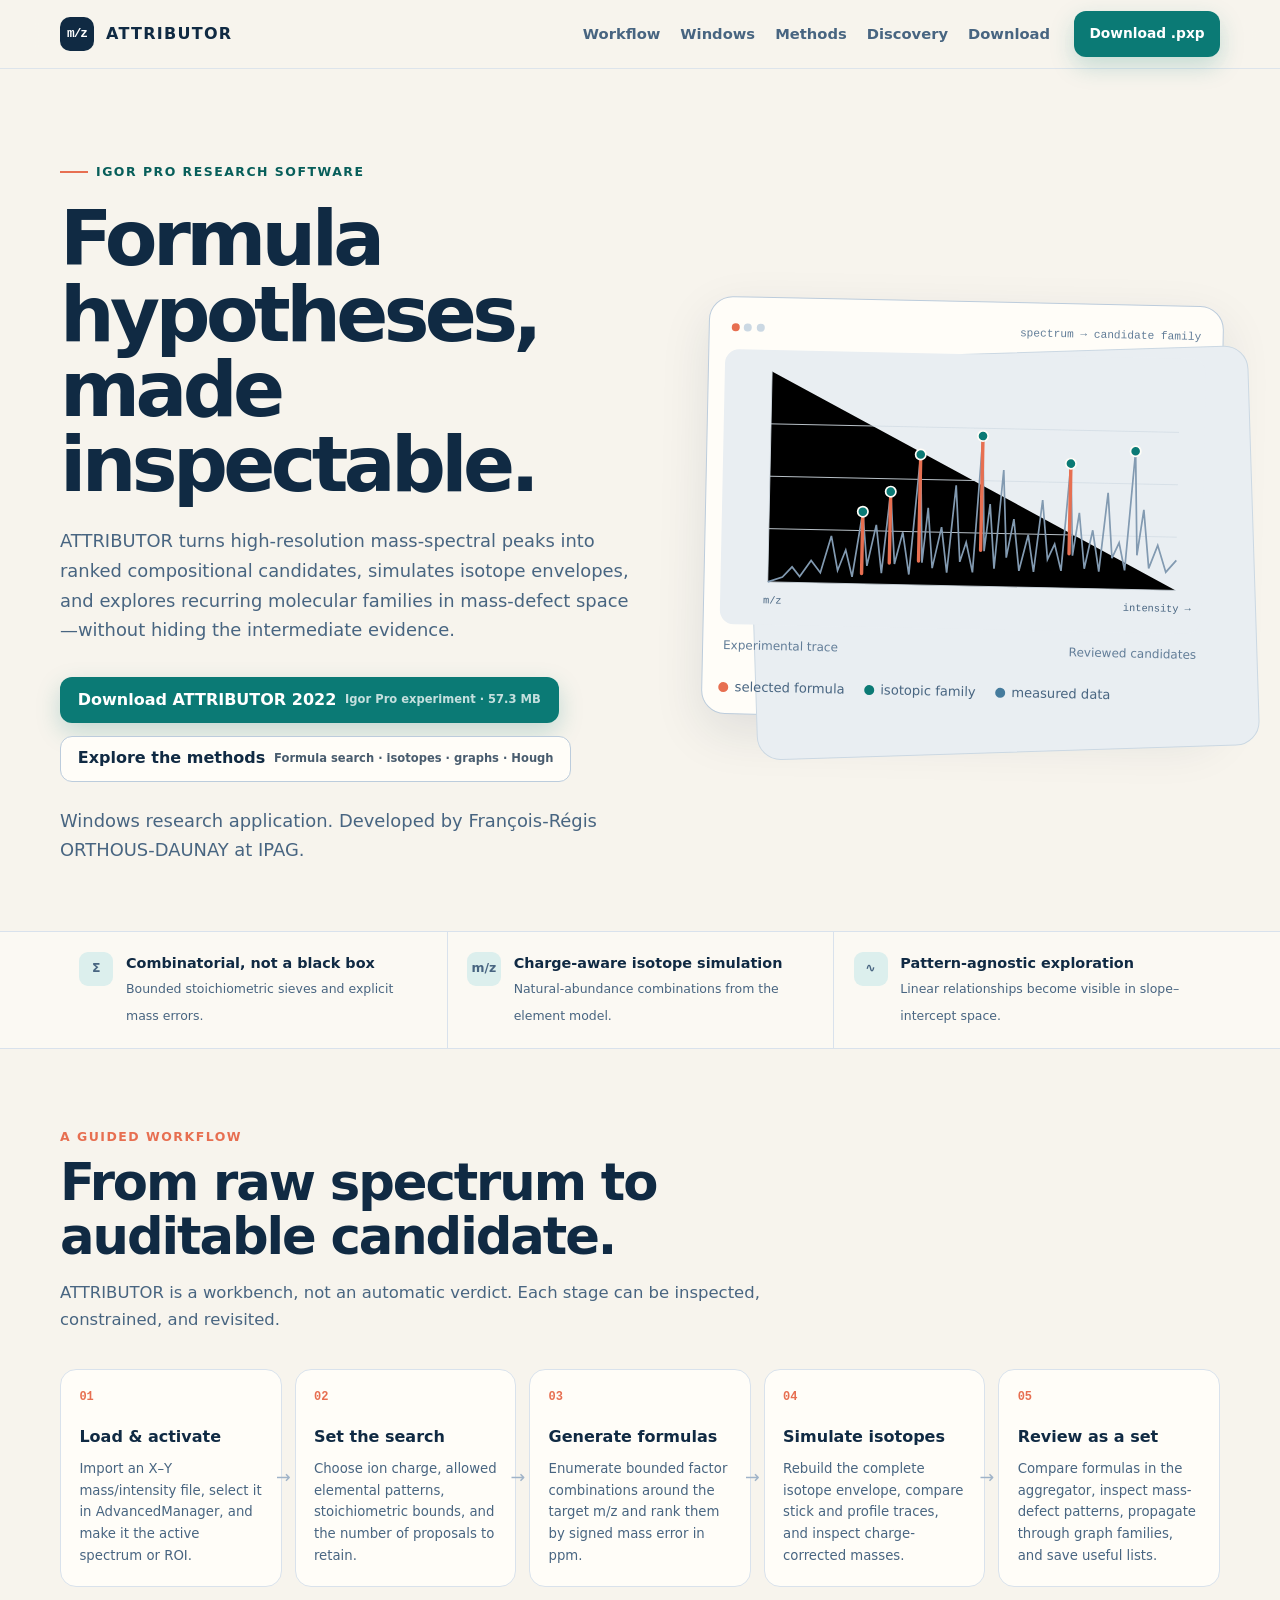
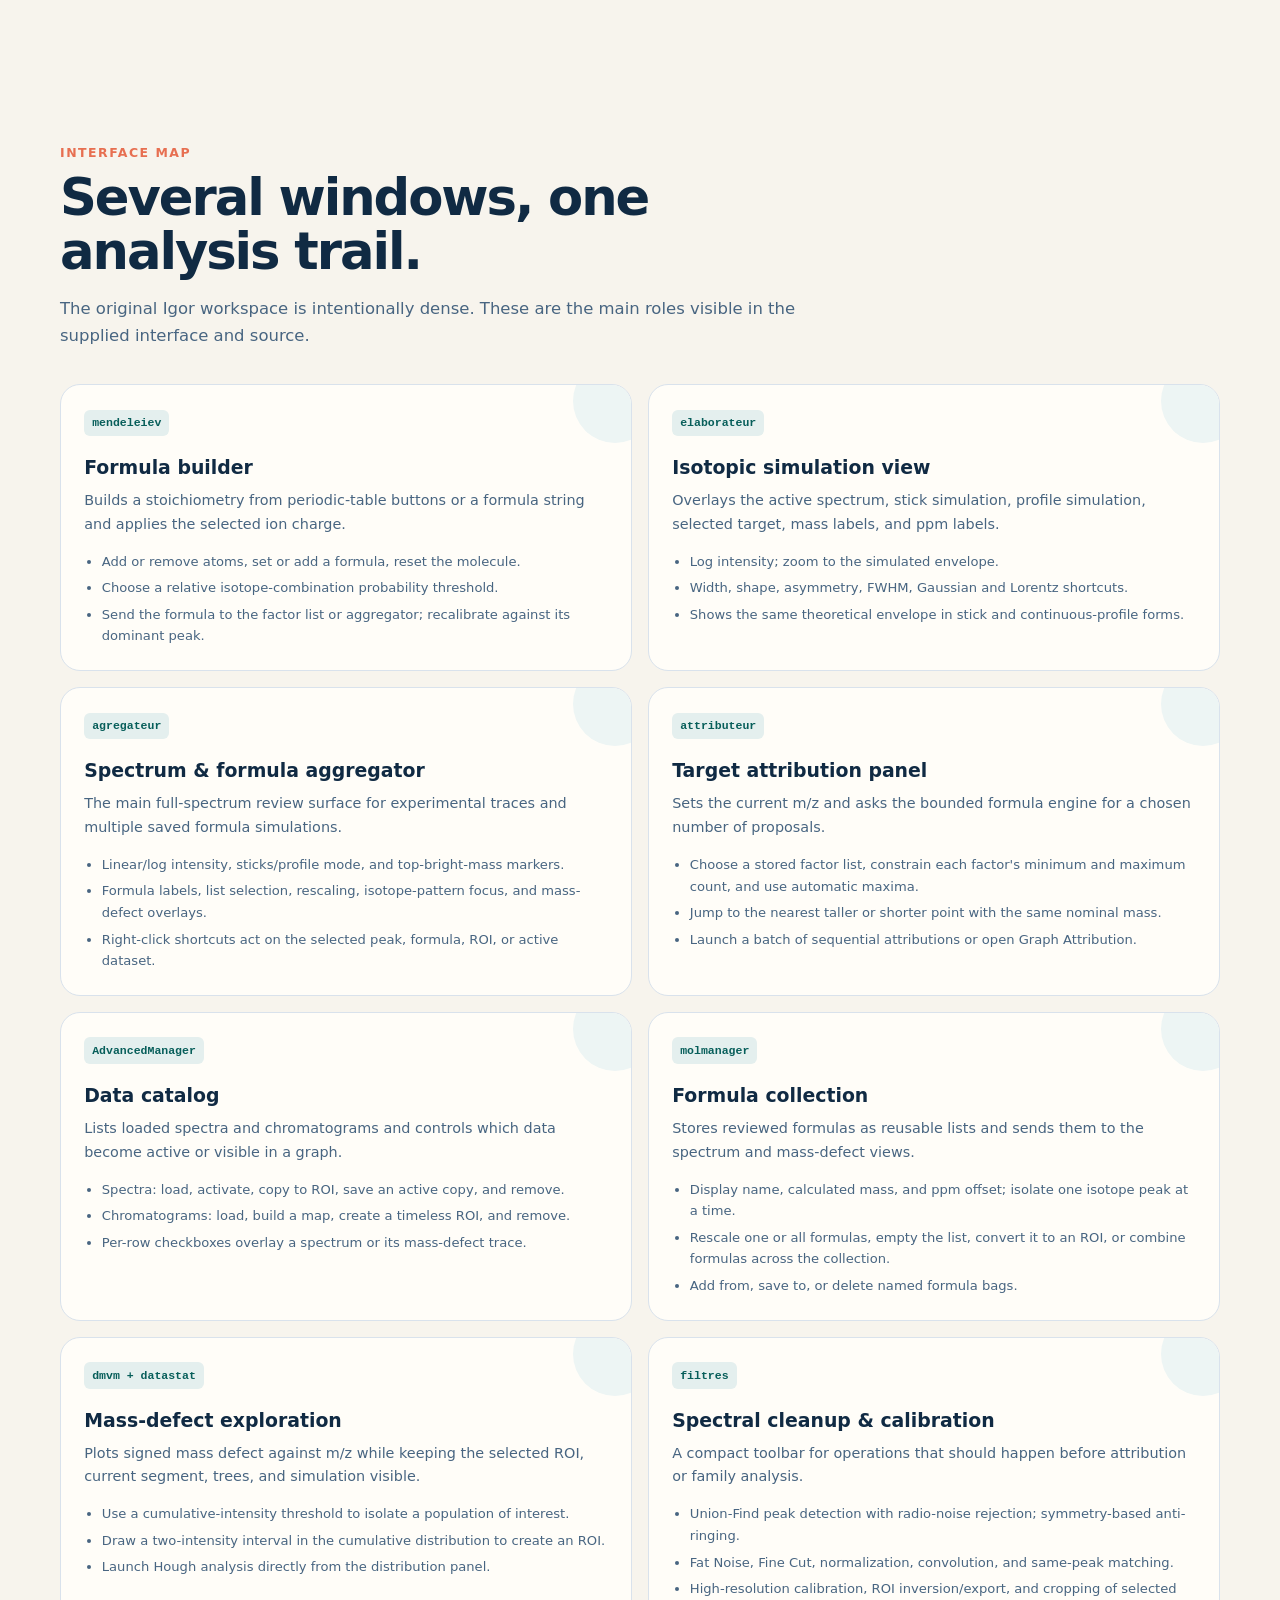
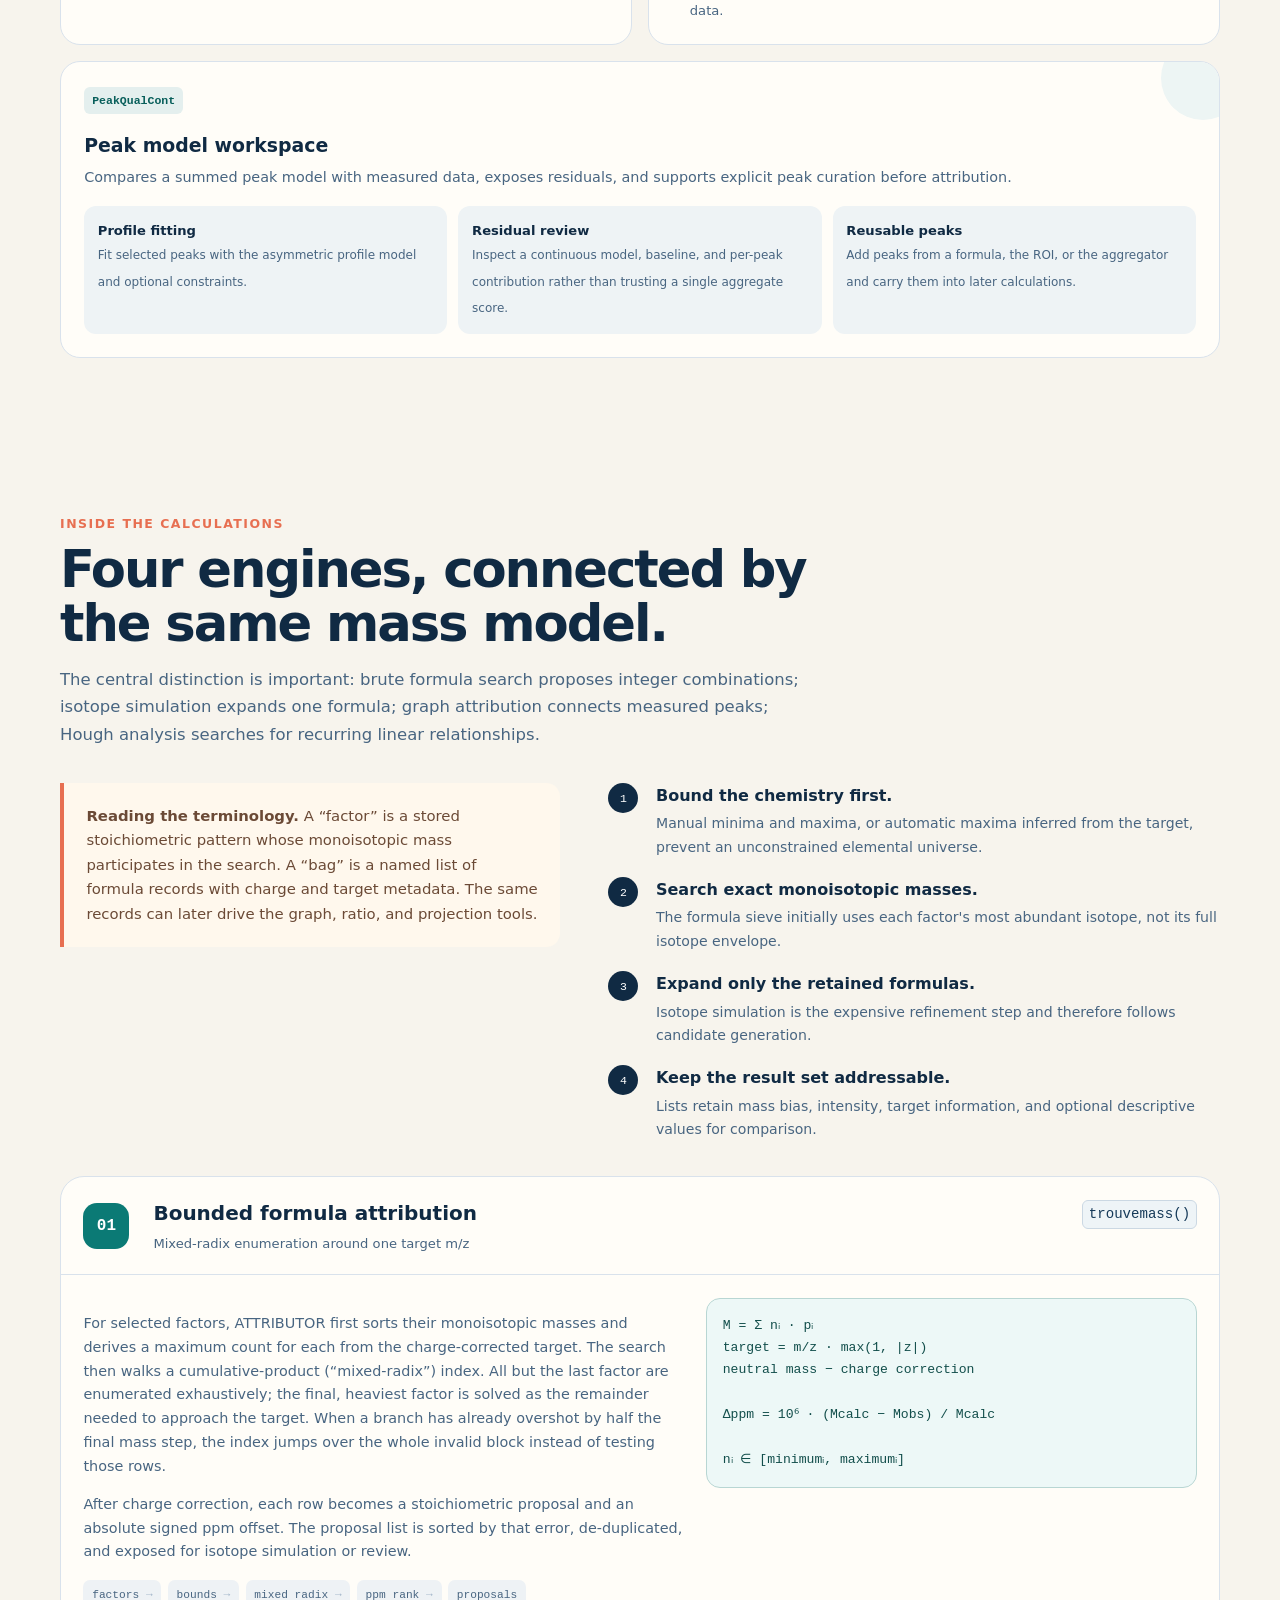
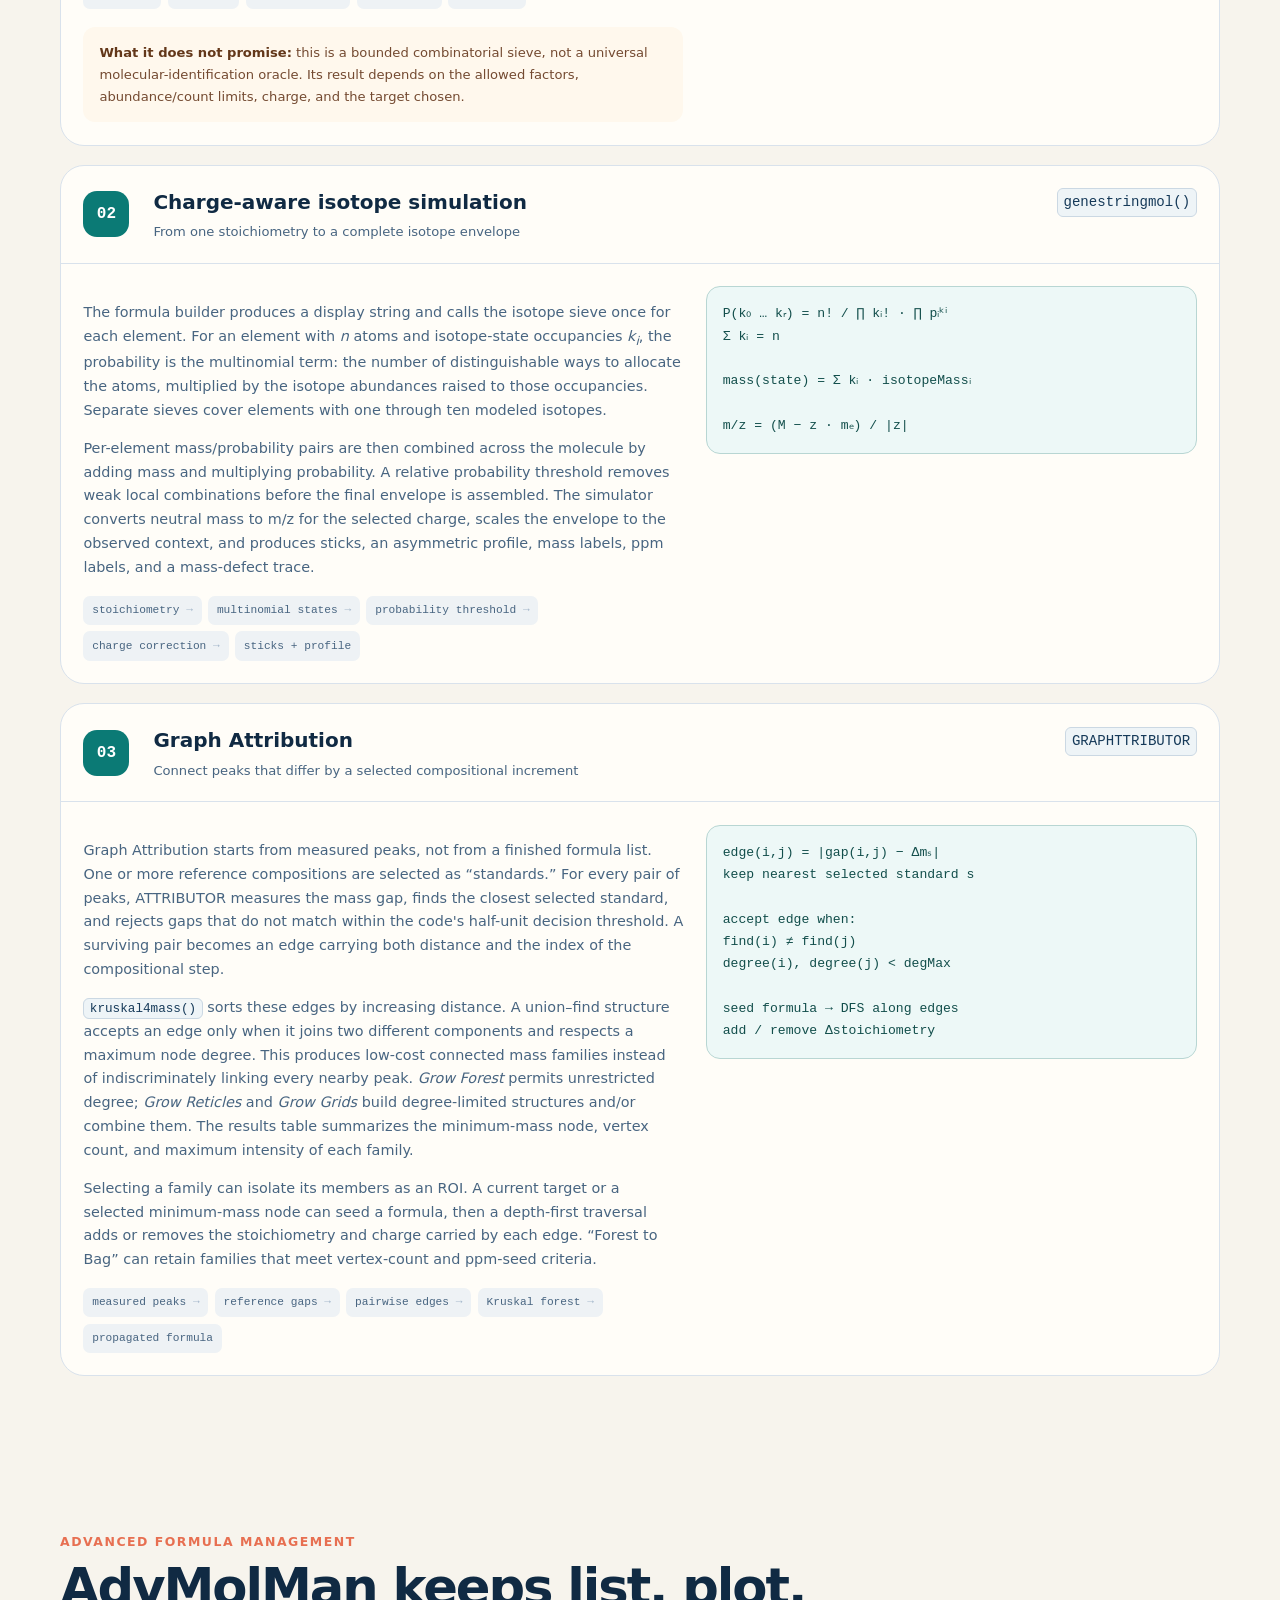
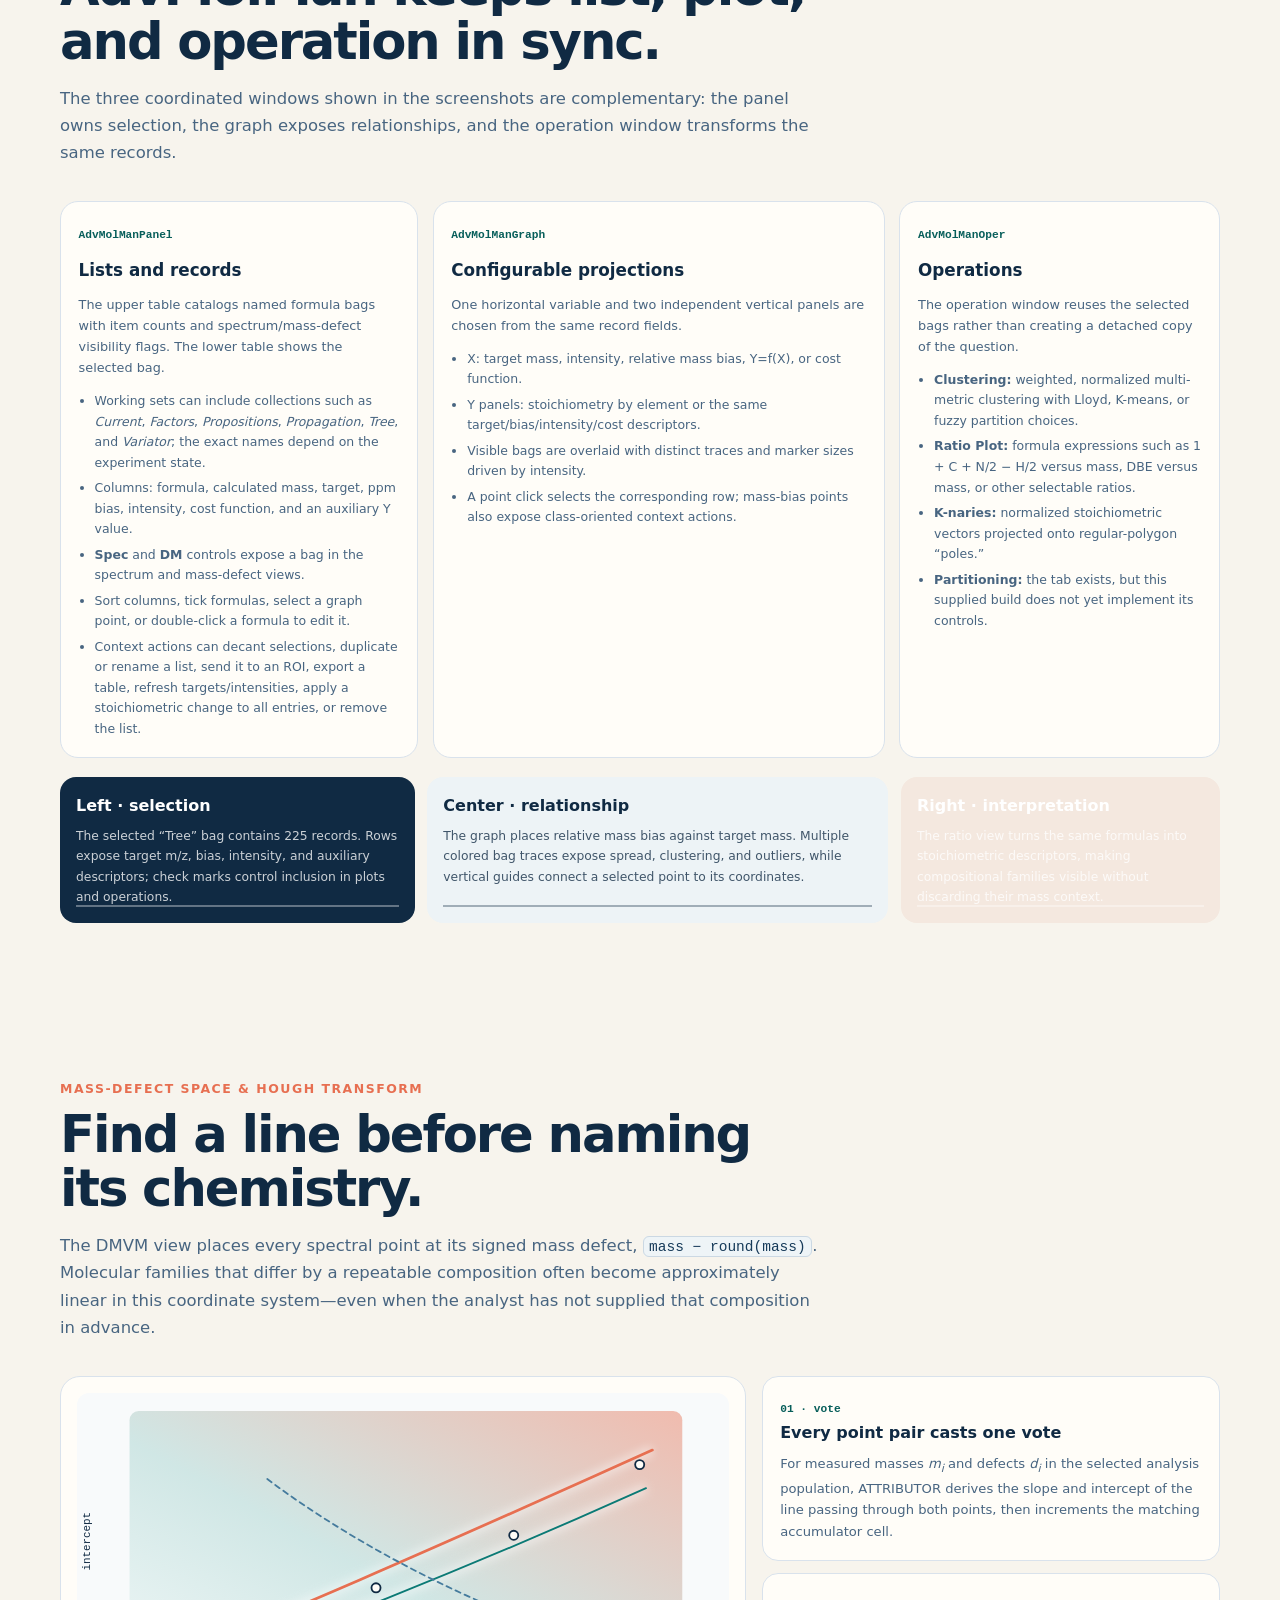
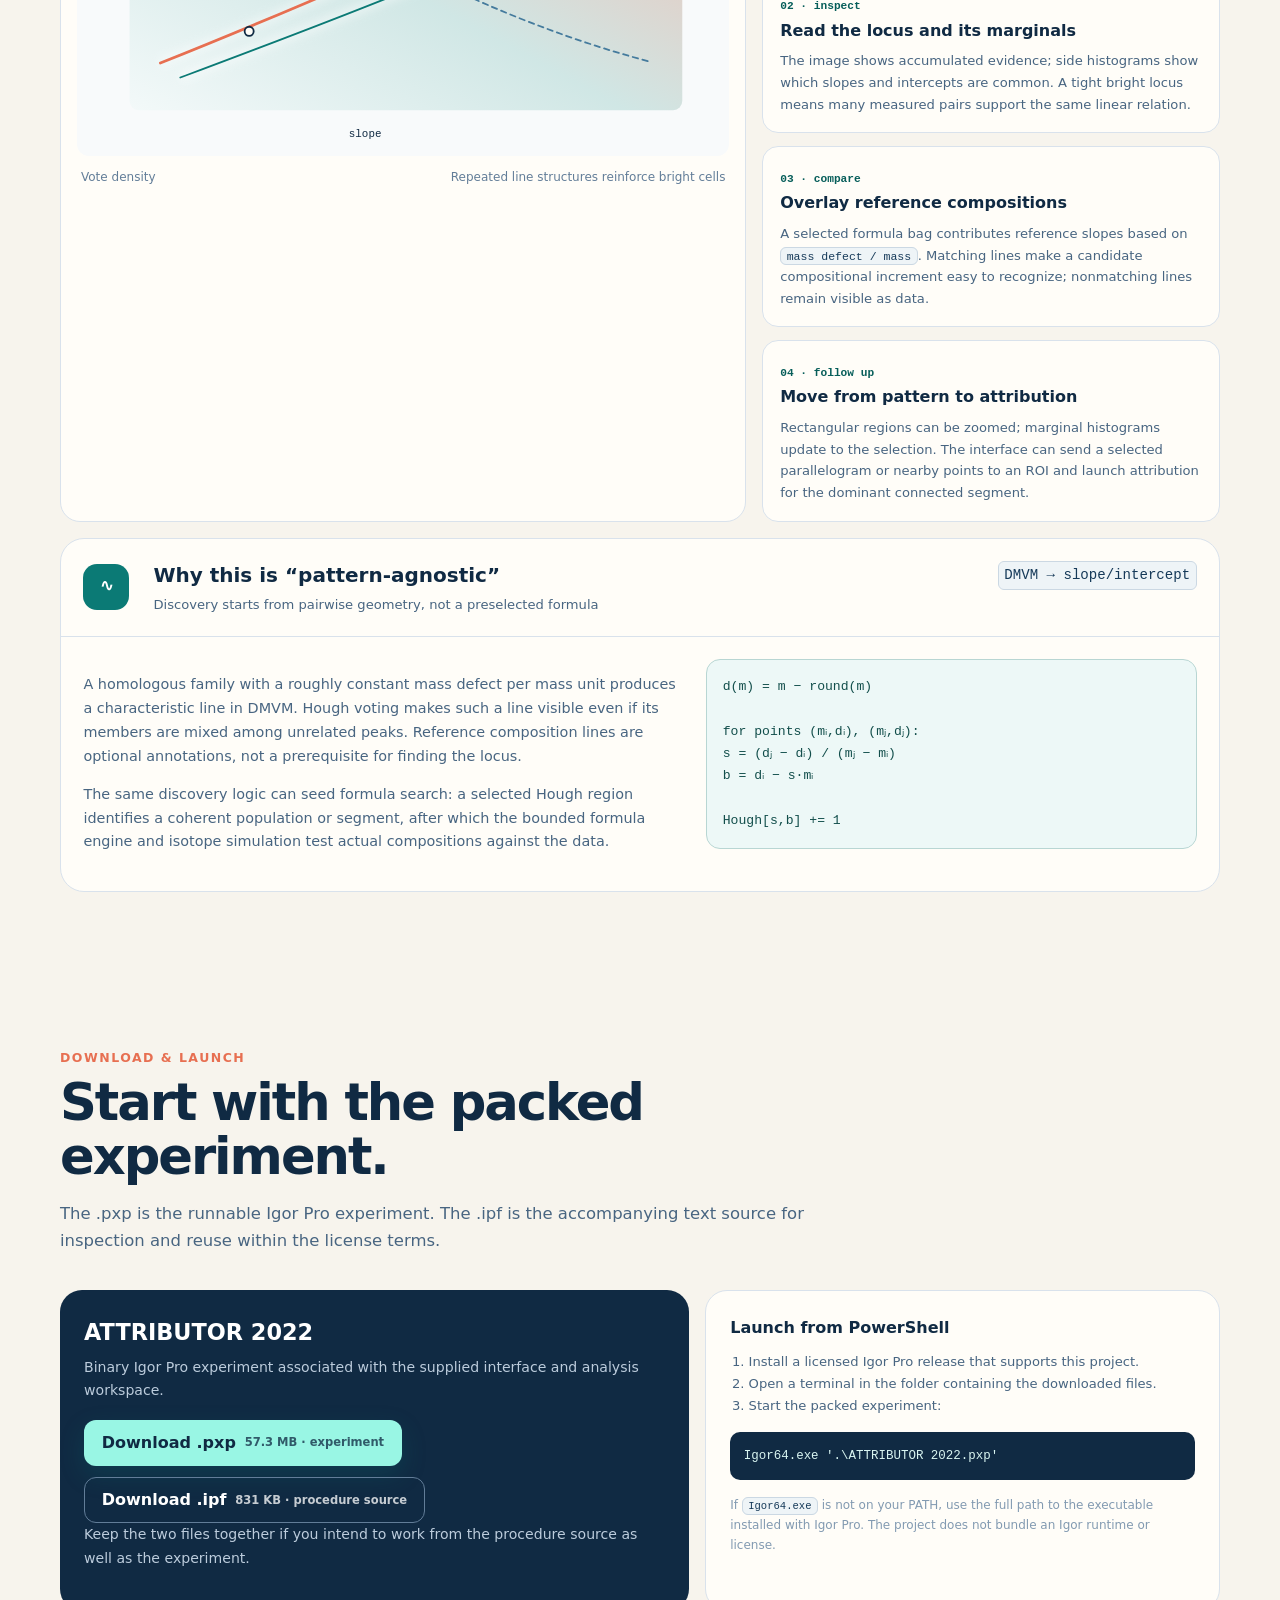
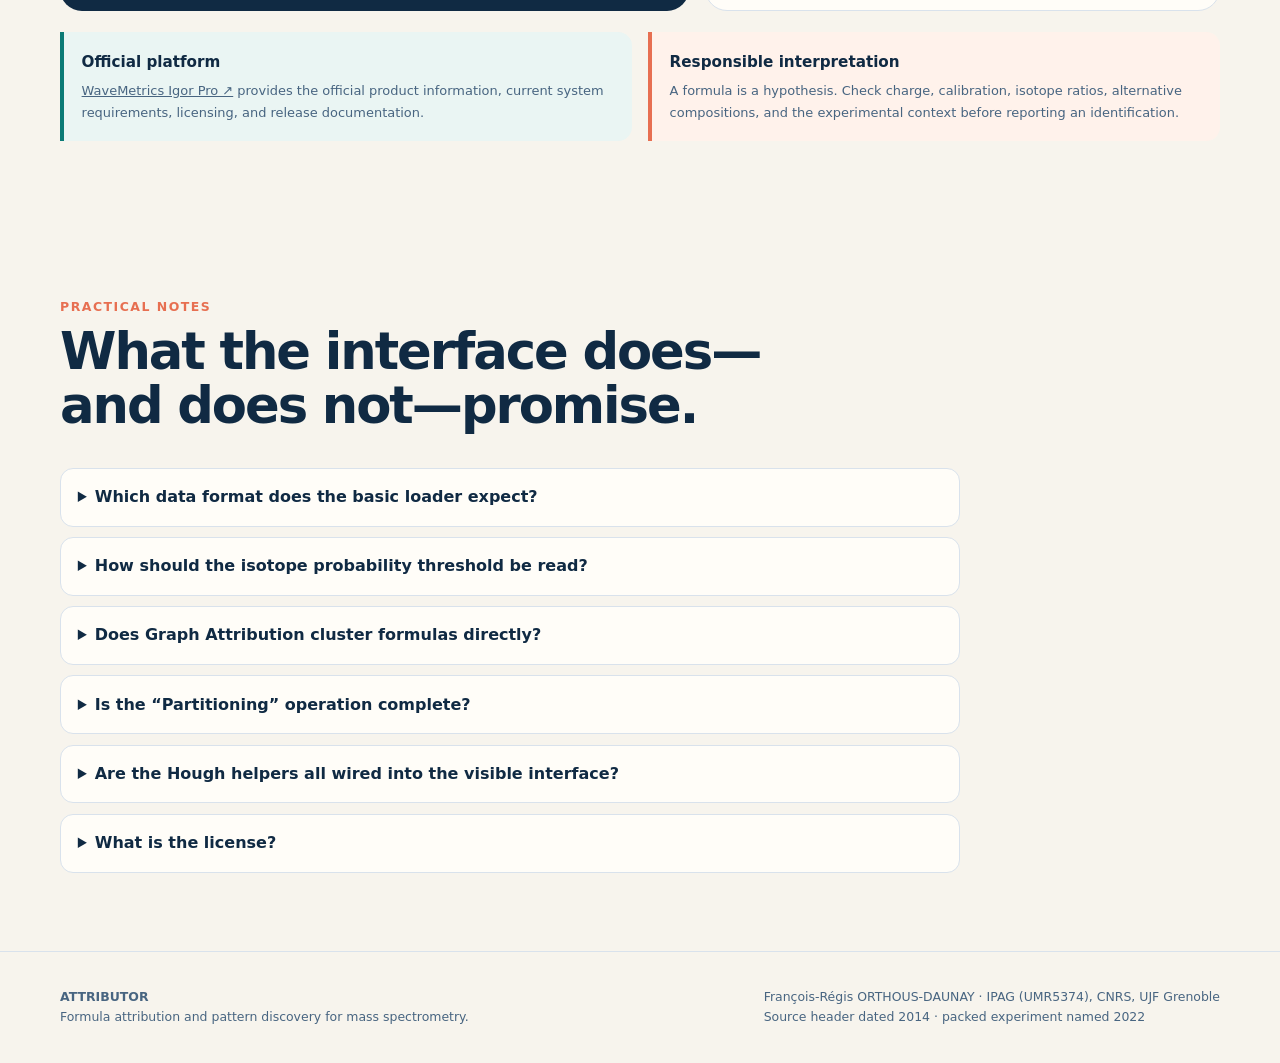
<file: index.html>
<!doctype html>
<html lang="en">
<head>
  <meta charset="utf-8">
  <meta name="viewport" content="width=device-width, initial-scale=1">
  <meta name="description" content="ATTRIBUTOR is an Igor Pro research application for charge-aware molecular formula search, isotope simulation, mass-defect analysis, and data-driven molecular-family discovery.">
  <meta name="theme-color" content="#102a43">
  <title>ATTRIBUTOR — Molecular formula attribution & pattern discovery</title>
  <style>
    :root {
      --ink: #102a43;
      --ink-soft: #486581;
      --paper: #f7f4ed;
      --surface: #fffdf8;
      --line: #d9e2ec;
      --teal: #0b7a75;
      --teal-dark: #075e5a;
      --coral: #e76f51;
      --amber: #e9c46a;
      --blue: #457b9d;
      --shadow: 0 18px 50px rgba(16, 42, 67, .10);
      --radius: 20px;
      --mono: "SFMono-Regular", Consolas, "Liberation Mono", monospace;
      --sans: Inter, ui-sans-serif, system-ui, -apple-system, BlinkMacSystemFont, "Segoe UI", sans-serif;
    }

    * { box-sizing: border-box; }
    html { scroll-behavior: smooth; }
    body {
      margin: 0;
      color: var(--ink);
      background: var(--paper);
      font-family: var(--sans);
      line-height: 1.65;
      -webkit-font-smoothing: antialiased;
    }
    a { color: inherit; }
    code, kbd { font-family: var(--mono); }
    code {
      padding: .12rem .34rem;
      border: 1px solid #cbd8e3;
      border-radius: 6px;
      background: #eef4f7;
      color: #163a59;
      font-size: .88em;
    }
    .shell { width: min(1160px, calc(100% - 40px)); margin-inline: auto; }
    .skip-link {
      position: fixed; left: 1rem; top: -5rem; z-index: 20;
      padding: .7rem 1rem; border-radius: 8px; background: white; color: var(--ink);
    }
    .skip-link:focus { top: 1rem; }

    .site-header {
      position: sticky; top: 0; z-index: 10;
      border-bottom: 1px solid rgba(217, 226, 236, .86);
      background: rgba(247, 244, 237, .91);
      backdrop-filter: blur(16px);
    }
    .nav { min-height: 68px; display: flex; align-items: center; gap: 1.5rem; }
    .brand { display: flex; align-items: center; gap: .75rem; text-decoration: none; font-weight: 800; letter-spacing: .08em; }
    .brand-mark {
      display: grid; place-items: center; width: 34px; height: 34px;
      border-radius: 10px; color: white; background: var(--ink);
      font-family: var(--mono); font-size: .8rem; letter-spacing: -.08em;
    }
    .nav-links { display: flex; gap: 1.25rem; margin-left: auto; }
    .nav-links a { color: var(--ink-soft); text-decoration: none; font-size: .92rem; font-weight: 650; }
    .nav-links a:hover { color: var(--teal); }
    .nav .button { padding: .62rem .9rem; font-size: .86rem; }

    .button {
      display: inline-flex; align-items: center; justify-content: center; gap: .55rem;
      min-height: 46px; padding: .78rem 1.05rem; border: 1px solid transparent;
      border-radius: 12px; text-decoration: none; font-weight: 750; line-height: 1.15;
      cursor: pointer; transition: transform .18s ease, box-shadow .18s ease, background .18s ease;
    }
    .button:hover { transform: translateY(-2px); }
    .button-primary { color: white; background: var(--teal); box-shadow: 0 9px 24px rgba(11, 122, 117, .22); }
    .button-primary:hover { background: var(--teal-dark); }
    .button-secondary { color: var(--ink); background: var(--surface); border-color: #bcccdc; }
    .button-secondary:hover { box-shadow: 0 8px 22px rgba(16, 42, 67, .10); }
    .button-ghost { color: var(--ink); background: transparent; border-color: rgba(16, 42, 67, .22); }
    .button small { display: block; opacity: .76; font-size: .72rem; font-weight: 600; }

    .hero { padding: 86px 0 66px; overflow: hidden; }
    .hero-grid { display: grid; grid-template-columns: 1.06fr .94fr; gap: 64px; align-items: center; }
    .eyebrow {
      display: inline-flex; align-items: center; gap: .5rem; margin-bottom: 1.2rem;
      color: var(--teal-dark); font-size: .78rem; font-weight: 800; letter-spacing: .12em; text-transform: uppercase;
    }
    .eyebrow::before { content: ""; width: 28px; height: 2px; background: var(--coral); }
    h1 { margin: 0; max-width: 760px; font-size: clamp(2.8rem, 6vw, 5.7rem); line-height: .98; letter-spacing: -.06em; }
    .hero-copy > p { max-width: 650px; margin: 1.5rem 0 0; color: var(--ink-soft); font-size: 1.12rem; }
    .hero-actions { display: flex; flex-wrap: wrap; gap: .8rem; margin-top: 2rem; }
    .hero-note { margin: 1rem 0 0; color: #627d98; font-size: .82rem; }

    .plot-caption { display: flex; justify-content: space-between; gap: 1rem; padding: .75rem .25rem .15rem; color: #627d98; font-size: .75rem; }
    .legend { display: flex; flex-wrap: wrap; gap: .8rem 1.2rem; margin-top: 1.1rem; color: var(--ink-soft); font-size: .82rem; }
    .legend span { display: inline-flex; align-items: center; gap: .4rem; }
    .legend i { width: 10px; height: 10px; border-radius: 50%; background: var(--coral); }
    .legend i.teal { background: var(--teal); }
    .legend i.blue { background: var(--blue); }

    .trust-strip { border-block: 1px solid var(--line); background: rgba(255, 253, 248, .58); }
    .trust-grid { display: grid; grid-template-columns: repeat(3, 1fr); }
    .trust-item { display: flex; gap: .8rem; align-items: flex-start; padding: 1.25rem 1.2rem; }
    .trust-item + .trust-item { border-left: 1px solid var(--line); }
    .trust-icon { display: grid; place-items: center; flex: 0 0 34px; height: 34px; border-radius: 9px; background: #dcefed; color: var(--teal-dark); font-weight: 900; }
    .trust-item strong { display: block; font-size: .9rem; }
    .trust-item span { color: var(--ink-soft); font-size: .78rem; }

    section { padding: 78px 0; }
    .section-heading { max-width: 760px; margin-bottom: 2.2rem; }
    .section-heading .kicker { margin: 0 0 .5rem; color: var(--coral); font-size: .78rem; font-weight: 850; letter-spacing: .12em; text-transform: uppercase; }
    .section-heading h2 { margin: 0; font-size: clamp(2rem, 4vw, 3.25rem); line-height: 1.05; letter-spacing: -.04em; }
    .section-heading p { margin: 1rem 0 0; color: var(--ink-soft); font-size: 1.03rem; }

    .workflow { display: grid; grid-template-columns: repeat(5, 1fr); gap: .8rem; counter-reset: workflow; }
    .workflow-step { position: relative; min-height: 185px; padding: 1.15rem; border: 1px solid var(--line); border-radius: 16px; background: var(--surface); }
    .workflow-step::before { counter-increment: workflow; content: "0" counter(workflow); display: block; margin-bottom: 1rem; color: var(--coral); font-family: var(--mono); font-size: .75rem; font-weight: 800; }
    .workflow-step:not(:last-child)::after { content: "→"; position: absolute; right: -.62rem; top: 50%; z-index: 2; color: #9fb3c8; font-size: 1.1rem; transform: translateY(-50%); }
    .workflow-step h3 { margin: 0 0 .45rem; font-size: 1rem; }
    .workflow-step p { margin: 0; color: var(--ink-soft); font-size: .83rem; }

    .window-grid { display: grid; grid-template-columns: repeat(2, minmax(0, 1fr)); gap: 1rem; }
    .window-card { position: relative; padding: 1.45rem; border: 1px solid var(--line); border-radius: var(--radius); background: var(--surface); overflow: hidden; }
    .window-card::after { content: ""; position: absolute; width: 84px; height: 84px; right: -26px; top: -26px; border-radius: 50%; background: #edf5f4; }
    .window-id { position: relative; z-index: 1; display: inline-flex; padding: .24rem .5rem; border-radius: 6px; background: #e4efee; color: var(--teal-dark); font-family: var(--mono); font-size: .72rem; font-weight: 800; }
    .window-card h3 { margin: 1rem 0 .35rem; font-size: 1.18rem; }
    .window-card > p { margin: 0; color: var(--ink-soft); font-size: .9rem; }
    .window-card ul { margin: .9rem 0 0; padding-left: 1.1rem; color: var(--ink-soft); font-size: .82rem; }
    .window-card li + li { margin-top: .3rem; }
    .window-card.wide { grid-column: 1 / -1; }
    .mini-grid { display: grid; grid-template-columns: repeat(3, 1fr); gap: .7rem; margin-top: 1rem; }
    .mini-card { padding: .85rem; border-radius: 12px; background: #eef3f5; }
    .mini-card strong { display: block; font-size: .82rem; }
    .mini-card span { color: var(--ink-soft); font-size: .75rem; }


    .spectro-card {
      position: relative; padding: 1rem; border: 1px solid #bcccdc; border-radius: 24px;
      background: var(--surface); box-shadow: var(--shadow); transform: rotate(1.2deg);
    }
    .spectro-card::after {
      content: ""; position: absolute; inset: 12% -7% -8% 9%; z-index: -1;
      border: 1px solid #cbd8e3; border-radius: 24px; background: #e9eef2; transform: rotate(-3deg);
    }
    .window-bar { display: flex; align-items: center; justify-content: space-between; padding: .3rem .35rem .8rem; }
    .dots { display: flex; gap: .3rem; }
    .dots i { width: 8px; height: 8px; border-radius: 50%; background: #cbd8e3; }
    .dots i:first-child { background: var(--coral); }
    .window-label { color: #627d98; font-family: var(--mono); font-size: .7rem; }
    .plot { display: block; width: 100%; height: auto; border-radius: 14px; background: #e9eef2; }


    .feature-intro { display: grid; grid-template-columns: .9fr 1.1fr; gap: 3rem; align-items: start; margin-bottom: 2.2rem; }
    .feature-intro blockquote { margin: 0; padding: 1.3rem 1.4rem; border-left: 4px solid var(--coral); border-radius: 0 14px 14px 0; background: #fff8ed; color: #6b4a36; font-size: .93rem; }
    .feature-list { margin: 0; padding: 0; list-style: none; }
    .feature-list li { display: grid; grid-template-columns: 34px 1fr; gap: .85rem; align-items: start; }
    .feature-list li + li { margin-top: 1.15rem; }
    .feature-list .number { display: grid; place-items: center; width: 30px; height: 30px; border-radius: 50%; background: var(--ink); color: white; font-family: var(--mono); font-size: .72rem; }
    .feature-list strong { display: block; margin-bottom: .18rem; }
    .feature-list p { margin: 0; color: var(--ink-soft); font-size: .88rem; }

    .algorithm-stack { display: grid; gap: 1.2rem; }
    .algorithm { border: 1px solid var(--line); border-radius: 24px; background: var(--surface); overflow: hidden; }
    .algorithm-head { display: grid; grid-template-columns: 54px 1fr auto; gap: 1rem; align-items: center; padding: 1.25rem 1.4rem; border-bottom: 1px solid var(--line); }
    .algorithm-index { display: grid; place-items: center; width: 46px; height: 46px; border-radius: 14px; color: white; background: var(--teal); font-family: var(--mono); font-weight: 800; }
    .algorithm-head h3 { margin: 0; font-size: 1.25rem; }
    .algorithm-head p { margin: .15rem 0 0; color: var(--ink-soft); font-size: .82rem; }
    .algorithm-head code { align-self: start; margin-top: .15rem; }
    .algorithm-body { padding: 1.4rem; }
    .algorithm-body > p:first-child { margin-top: 0; }
    .algorithm-body p, .algorithm-body li { color: var(--ink-soft); font-size: .9rem; }
    .algorithm-columns { display: grid; grid-template-columns: 1.1fr .9fr; gap: 1.4rem; align-items: start; }
    .equation { padding: 1rem; border: 1px solid #b8d6d3; border-radius: 14px; background: #edf8f7; color: #124e4b; font-family: var(--mono); font-size: .82rem; line-height: 1.7; overflow-x: auto; }
    .equation b { color: var(--coral); }
    .flow { display: flex; flex-wrap: wrap; gap: .4rem; margin: 1rem 0 0; }
    .flow span { padding: .34rem .55rem; border-radius: 7px; background: #eef2f5; color: var(--ink-soft); font-family: var(--mono); font-size: .7rem; }
    .flow span:not(:last-child)::after { content: " →"; color: #9fb3c8; }
    .callout { margin-top: 1.1rem; padding: .95rem 1rem; border-radius: 12px; background: #fff8ed; color: #744a31; font-size: .82rem; }
    .callout strong { color: #633719; }

    .hough-wrap { display: grid; grid-template-columns: 1.2fr .8fr; gap: 1rem; }
    .hough-figure { min-height: 360px; margin: 0; padding: 1rem; border: 1px solid var(--line); border-radius: 20px; background: var(--surface); }
    .hough-figure svg { display: block; width: 100%; height: auto; border-radius: 12px; background: #f8fafb; }
    .hough-notes { display: grid; gap: .8rem; }
    .hough-note { padding: 1.05rem; border: 1px solid var(--line); border-radius: 16px; background: var(--surface); }
    .hough-note h3 { margin: 0 0 .4rem; font-size: 1rem; }
    .hough-note p { margin: 0; color: var(--ink-soft); font-size: .82rem; }
    .hough-note .tag { color: var(--teal-dark); font-family: var(--mono); font-size: .7rem; font-weight: 800; }

    .manager-grid { display: grid; grid-template-columns: .95fr 1.2fr .85fr; gap: .9rem; align-items: stretch; }
    .manager-pane { padding: 1.1rem; border: 1px solid var(--line); border-radius: 18px; background: var(--surface); }
    .manager-pane .pane-label { display: inline-block; margin-bottom: .8rem; color: var(--teal-dark); font-family: var(--mono); font-size: .7rem; font-weight: 800; }
    .manager-pane h3 { margin: 0 0 .55rem; font-size: 1.05rem; }
    .manager-pane p { margin: 0; color: var(--ink-soft); font-size: .8rem; }
    .manager-pane ul { margin: .8rem 0 0; padding-left: 1rem; color: var(--ink-soft); font-size: .78rem; }
    .manager-pane li + li { margin-top: .3rem; }
    .screenshot-map { display: grid; grid-template-columns: 1fr 1.3fr .9fr; gap: .8rem; margin-top: 1.2rem; }
    .map-card { position: relative; min-height: 145px; padding: 1rem; border-radius: 16px; background: var(--ink); color: white; overflow: hidden; }
    .map-card:nth-child(2) { background: #edf3f6; color: var(--ink); }
    .map-card:nth-child(3) { background: #f4e8df; }
    .map-card strong { display: block; margin-bottom: .4rem; }
    .map-card p { margin: 0; opacity: .78; font-size: .77rem; }
    .map-card .fake-axis { position: absolute; left: 1rem; right: 1rem; bottom: 1rem; height: 2px; background: currentColor; opacity: .35; }
    .download-panel { display: grid; grid-template-columns: 1.1fr .9fr; gap: 1rem; align-items: stretch; }
    .download-main, .download-side { padding: 1.5rem; border-radius: 22px; }
    .download-main { color: white; background: var(--ink); }
    .download-main h3 { margin: 0 0 .35rem; font-size: 1.4rem; }
    .download-main p { margin: 0 0 1.1rem; color: #bcccdc; font-size: .88rem; }
    .download-buttons { display: flex; flex-wrap: wrap; gap: .7rem; }
    .download-main .button-primary { color: var(--ink); background: #99f6e4; }
    .download-main .button-secondary { color: white; background: transparent; border-color: #627d98; }
    .download-side { border: 1px solid var(--line); background: var(--surface); }
    .download-side h3 { margin: 0 0 .65rem; font-size: 1rem; }
    .download-side ol { margin: 0; padding-left: 1.15rem; color: var(--ink-soft); font-size: .82rem; }
    .launch { margin-top: 1rem; padding: .85rem; border-radius: 10px; background: #102a43; color: #d9f5f1; font-family: var(--mono); font-size: .78rem; overflow-x: auto; white-space: nowrap; }
    .fine-print { margin: 1rem 0 0; color: #829ab1; font-size: .75rem; }
    .workflow-note { display: grid; grid-template-columns: 1fr 1fr; gap: 1rem; margin-top: 1.3rem; }
    .note-card { padding: 1.1rem; border-left: 4px solid var(--teal); border-radius: 0 14px 14px 0; background: #eaf5f3; }
    .note-card:nth-child(2) { border-color: var(--coral); background: #fff2eb; }
    .note-card h3 { margin: 0 0 .35rem; font-size: .95rem; }
    .note-card p { margin: 0; color: var(--ink-soft); font-size: .81rem; }
    .faq { display: grid; gap: .65rem; max-width: 900px; }
    details { border: 1px solid var(--line); border-radius: 13px; background: var(--surface); }
    summary { padding: .95rem 1.05rem; cursor: pointer; font-weight: 750; }
    details > div { padding: 0 1.05rem 1rem; color: var(--ink-soft); font-size: .85rem; }
    .site-footer { padding: 2.2rem 0; border-top: 1px solid var(--line); }
    .footer-row { display: flex; justify-content: space-between; gap: 1rem; color: var(--ink-soft); font-size: .78rem; }
    .footer-row a { color: var(--teal-dark); font-weight: 750; }
    @media (max-width: 900px) {
      .nav-links { display: none; }
      .hero-grid, .algorithm-columns, .hough-wrap, .download-panel, .feature-intro { grid-template-columns: 1fr; }
      .hero { padding-top: 56px; }
      .spectro-card { max-width: 640px; }
      .workflow { grid-template-columns: repeat(2, 1fr); }
      .workflow-step::after { display: none; }
      .manager-grid { grid-template-columns: 1fr; }
      .screenshot-map { grid-template-columns: 1fr; }
      .trust-grid { grid-template-columns: 1fr; }
      .trust-item + .trust-item { border-left: 0; border-top: 1px solid var(--line); }
    }
    @media (max-width: 620px) {
      .shell { width: min(100% - 24px, 1160px); }
      section { padding: 56px 0; }
      h1 { font-size: 2.75rem; }
      .hero-actions, .download-buttons { display: grid; }
      .button { width: 100%; }
      .window-grid, .workflow, .mini-grid, .workflow-note { grid-template-columns: 1fr; }
      .algorithm-head { grid-template-columns: 44px 1fr; }
      .algorithm-head code { grid-column: 2; }
      .footer-row { flex-direction: column; }
    }
    @media (prefers-reduced-motion: reduce) {
      html { scroll-behavior: auto; }
      *, *::before, *::after { transition: none !important; }
    }
  </style>
</head>
<body>
  <a class="skip-link" href="#main">Skip to content</a>
  <header class="site-header">
    <div class="shell nav">
      <a class="brand" href="#top" aria-label="ATTRIBUTOR home"><span class="brand-mark">m/z</span><span>ATTRIBUTOR</span></a>
      <nav class="nav-links" aria-label="Primary navigation">
        <a href="#workflow">Workflow</a><a href="#windows">Windows</a><a href="#methods">Methods</a><a href="#discovery">Discovery</a><a href="#download">Download</a>
      </nav>
      <a class="button button-primary" href="./ATTRIBUTOR%202022.pxp" download>Download .pxp</a>
    </div>
  </header>
  <main id="main">
    <section class="hero" id="top">
      <div class="shell hero-grid">
        <div class="hero-copy">
          <div class="eyebrow">Igor Pro research software</div>
          <h1>Formula hypotheses, made inspectable.</h1>
          <p>ATTRIBUTOR turns high-resolution mass-spectral peaks into ranked compositional candidates, simulates isotope envelopes, and explores recurring molecular families in mass-defect space—without hiding the intermediate evidence.</p>
          <div class="hero-actions">
            <a class="button button-primary" href="./ATTRIBUTOR%202022.pxp" download>Download ATTRIBUTOR 2022 <small>Igor Pro experiment · 57.3 MB</small></a>
            <a class="button button-secondary" href="#methods">Explore the methods <small>Formula search · isotopes · graphs · Hough</small></a>
          </div>
          <p class="hero-note">Windows research application. Developed by François-Régis ORTHOUS-DAUNAY at IPAG.</p>
        </div>
        <div class="spectro-card" aria-label="Illustration of a mass spectrum">
          <div class="window-bar"><div class="dots" aria-hidden="true"><i></i><i></i><i></i></div><span class="window-label">spectrum → candidate family</span></div>
          <svg class="plot" viewBox="0 0 560 320" role="img" aria-labelledby="plot-title plot-desc">
            <title id="plot-title">Stylized mass spectrum</title><desc id="plot-desc">A grey spectrum with highlighted isotope peaks and coloured selected-family markers.</desc>
            <g stroke="#d5dee6" stroke-width="1"><path d="M55 25V270H530M55 86H530M55 147H530M55 208H530"/></g>
            <path d="M55 270 L72 264 L83 252 L92 263 L105 244 L116 258 L128 215 L136 255 L145 231 L153 262 L164 186 L170 249 L180 201 L187 257 L196 162 L202 246 L211 209 L219 258 L230 118 L234 244 L240 180 L246 250 L256 202 L263 255 L272 153 L278 242 L285 219 L293 254 L302 95 L306 229 L312 174 L318 249 L327 134 L332 236 L340 191 L347 251 L357 209 L364 252 L373 168 L380 237 L388 219 L396 250 L405 125 L409 232 L416 182 L423 247 L432 202 L440 250 L449 158 L455 234 L463 216 L470 248 L480 109 L484 230 L491 177 L498 245 L508 218 L518 249 L530 235" fill="none" stroke="#829ab1" stroke-width="2"/>
            <g stroke="#e76f51" stroke-width="4" stroke-linecap="round"><path d="M164 186V258M196 162V245M230 118V242M302 95V228M405 125V230"/></g>
            <g fill="#0b7a75" stroke="#fffdf8" stroke-width="2"><circle cx="164" cy="186" r="6"/><circle cx="196" cy="162" r="6"/><circle cx="230" cy="118" r="6"/><circle cx="302" cy="95" r="6"/><circle cx="405" cy="125" r="6"/><circle cx="480" cy="109" r="6"/></g>
            <g fill="#486581" font-family="monospace" font-size="12"><text x="50" y="295">m/z</text><text x="469" y="295">intensity →</text></g>
          </svg>
          <div class="plot-caption"><span>Experimental trace</span><span>Reviewed candidates</span></div>
          <div class="legend"><span><i></i> selected formula</span><span><i class="teal"></i> isotopic family</span><span><i class="blue"></i> measured data</span></div>
        </div>
      </div>
    </section>
    <div class="trust-strip" aria-label="Key characteristics"><div class="shell trust-grid">
      <div class="trust-item"><span class="trust-icon">Σ</span><div><strong>Combinatorial, not a black box</strong><span>Bounded stoichiometric sieves and explicit mass errors.</span></div></div>
      <div class="trust-item"><span class="trust-icon">m/z</span><div><strong>Charge-aware isotope simulation</strong><span>Natural-abundance combinations from the element model.</span></div></div>
      <div class="trust-item"><span class="trust-icon">∿</span><div><strong>Pattern-agnostic exploration</strong><span>Linear relationships become visible in slope–intercept space.</span></div></div>
    </div></div>
    <section id="workflow"><div class="shell">
      <div class="section-heading"><p class="kicker">A guided workflow</p><h2>From raw spectrum to auditable candidate.</h2><p>ATTRIBUTOR is a workbench, not an automatic verdict. Each stage can be inspected, constrained, and revisited.</p></div>
      <div class="workflow">
        <article class="workflow-step"><h3>Load & activate</h3><p>Import an X–Y mass/intensity file, select it in AdvancedManager, and make it the active spectrum or ROI.</p></article>
        <article class="workflow-step"><h3>Set the search</h3><p>Choose ion charge, allowed elemental patterns, stoichiometric bounds, and the number of proposals to retain.</p></article>
        <article class="workflow-step"><h3>Generate formulas</h3><p>Enumerate bounded factor combinations around the target m/z and rank them by signed mass error in ppm.</p></article>
        <article class="workflow-step"><h3>Simulate isotopes</h3><p>Rebuild the complete isotope envelope, compare stick and profile traces, and inspect charge-corrected masses.</p></article>
        <article class="workflow-step"><h3>Review as a set</h3><p>Compare formulas in the aggregator, inspect mass-defect patterns, propagate through graph families, and save useful lists.</p></article>
      </div>
    </div></section>
    <section id="windows"><div class="shell">
      <div class="section-heading"><p class="kicker">Interface map</p><h2>Several windows, one analysis trail.</h2><p>The original Igor workspace is intentionally dense. These are the main roles visible in the supplied interface and source.</p></div>
      <div class="window-grid">
        <article class="window-card"><span class="window-id">mendeleiev</span><h3>Formula builder</h3><p>Builds a stoichiometry from periodic-table buttons or a formula string and applies the selected ion charge.</p><ul><li>Add or remove atoms, set or add a formula, reset the molecule.</li><li>Choose a relative isotope-combination probability threshold.</li><li>Send the formula to the factor list or aggregator; recalibrate against its dominant peak.</li></ul></article>
        <article class="window-card"><span class="window-id">elaborateur</span><h3>Isotopic simulation view</h3><p>Overlays the active spectrum, stick simulation, profile simulation, selected target, mass labels, and ppm labels.</p><ul><li>Log intensity; zoom to the simulated envelope.</li><li>Width, shape, asymmetry, FWHM, Gaussian and Lorentz shortcuts.</li><li>Shows the same theoretical envelope in stick and continuous-profile forms.</li></ul></article>
        <article class="window-card"><span class="window-id">agregateur</span><h3>Spectrum & formula aggregator</h3><p>The main full-spectrum review surface for experimental traces and multiple saved formula simulations.</p><ul><li>Linear/log intensity, sticks/profile mode, and top-bright-mass markers.</li><li>Formula labels, list selection, rescaling, isotope-pattern focus, and mass-defect overlays.</li><li>Right-click shortcuts act on the selected peak, formula, ROI, or active dataset.</li></ul></article>
        <article class="window-card"><span class="window-id">attributeur</span><h3>Target attribution panel</h3><p>Sets the current m/z and asks the bounded formula engine for a chosen number of proposals.</p><ul><li>Choose a stored factor list, constrain each factor's minimum and maximum count, and use automatic maxima.</li><li>Jump to the nearest taller or shorter point with the same nominal mass.</li><li>Launch a batch of sequential attributions or open Graph Attribution.</li></ul></article>
        <article class="window-card"><span class="window-id">AdvancedManager</span><h3>Data catalog</h3><p>Lists loaded spectra and chromatograms and controls which data become active or visible in a graph.</p><ul><li>Spectra: load, activate, copy to ROI, save an active copy, and remove.</li><li>Chromatograms: load, build a map, create a timeless ROI, and remove.</li><li>Per-row checkboxes overlay a spectrum or its mass-defect trace.</li></ul></article>
        <article class="window-card"><span class="window-id">molmanager</span><h3>Formula collection</h3><p>Stores reviewed formulas as reusable lists and sends them to the spectrum and mass-defect views.</p><ul><li>Display name, calculated mass, and ppm offset; isolate one isotope peak at a time.</li><li>Rescale one or all formulas, empty the list, convert it to an ROI, or combine formulas across the collection.</li><li>Add from, save to, or delete named formula bags.</li></ul></article>
        <article class="window-card"><span class="window-id">dmvm + datastat</span><h3>Mass-defect exploration</h3><p>Plots signed mass defect against m/z while keeping the selected ROI, current segment, trees, and simulation visible.</p><ul><li>Use a cumulative-intensity threshold to isolate a population of interest.</li><li>Draw a two-intensity interval in the cumulative distribution to create an ROI.</li><li>Launch Hough analysis directly from the distribution panel.</li></ul></article>
        <article class="window-card"><span class="window-id">filtres</span><h3>Spectral cleanup & calibration</h3><p>A compact toolbar for operations that should happen before attribution or family analysis.</p><ul><li>Union-Find peak detection with radio-noise rejection; symmetry-based anti-ringing.</li><li>Fat Noise, Fine Cut, normalization, convolution, and same-peak matching.</li><li>High-resolution calibration, ROI inversion/export, and cropping of selected data.</li></ul></article>
        <article class="window-card wide"><span class="window-id">PeakQualCont</span><h3>Peak model workspace</h3><p>Compares a summed peak model with measured data, exposes residuals, and supports explicit peak curation before attribution.</p><div class="mini-grid"><div class="mini-card"><strong>Profile fitting</strong><span>Fit selected peaks with the asymmetric profile model and optional constraints.</span></div><div class="mini-card"><strong>Residual review</strong><span>Inspect a continuous model, baseline, and per-peak contribution rather than trusting a single aggregate score.</span></div><div class="mini-card"><strong>Reusable peaks</strong><span>Add peaks from a formula, the ROI, or the aggregator and carry them into later calculations.</span></div></div></article>
      </div>
    </div></section>



    <section id="methods"><div class="shell">
      <div class="section-heading"><p class="kicker">Inside the calculations</p><h2>Four engines, connected by the same mass model.</h2><p>The central distinction is important: brute formula search proposes integer combinations; isotope simulation expands one formula; graph attribution connects measured peaks; Hough analysis searches for recurring linear relationships.</p></div>
      <div class="feature-intro">
        <blockquote><strong>Reading the terminology.</strong> A “factor” is a stored stoichiometric pattern whose monoisotopic mass participates in the search. A “bag” is a named list of formula records with charge and target metadata. The same records can later drive the graph, ratio, and projection tools.</blockquote>
        <ol class="feature-list">
          <li><span class="number">1</span><div><strong>Bound the chemistry first.</strong><p>Manual minima and maxima, or automatic maxima inferred from the target, prevent an unconstrained elemental universe.</p></div></li>
          <li><span class="number">2</span><div><strong>Search exact monoisotopic masses.</strong><p>The formula sieve initially uses each factor's most abundant isotope, not its full isotope envelope.</p></div></li>
          <li><span class="number">3</span><div><strong>Expand only the retained formulas.</strong><p>Isotope simulation is the expensive refinement step and therefore follows candidate generation.</p></div></li>
          <li><span class="number">4</span><div><strong>Keep the result set addressable.</strong><p>Lists retain mass bias, intensity, target information, and optional descriptive values for comparison.</p></div></li>
        </ol>
      </div>
      <div class="algorithm-stack">
        <article class="algorithm">
          <div class="algorithm-head"><span class="algorithm-index">01</span><div><h3>Bounded formula attribution</h3><p>Mixed-radix enumeration around one target m/z</p></div><code>trouvemass()</code></div>
          <div class="algorithm-body algorithm-columns">
            <div>
              <p>For selected factors, ATTRIBUTOR first sorts their monoisotopic masses and derives a maximum count for each from the charge-corrected target. The search then walks a cumulative-product (“mixed-radix”) index. All but the last factor are enumerated exhaustively; the final, heaviest factor is solved as the remainder needed to approach the target. When a branch has already overshot by half the final mass step, the index jumps over the whole invalid block instead of testing those rows.</p>
              <p>After charge correction, each row becomes a stoichiometric proposal and an absolute signed ppm offset. The proposal list is sorted by that error, de-duplicated, and exposed for isotope simulation or review.</p>
              <div class="flow"><span>factors</span><span>bounds</span><span>mixed radix</span><span>ppm rank</span><span>proposals</span></div>
              <div class="callout"><strong>What it does not promise:</strong> this is a bounded combinatorial sieve, not a universal molecular-identification oracle. Its result depends on the allowed factors, abundance/count limits, charge, and the target chosen.</div>
            </div>
            <div class="equation">M = Σ nᵢ · pᵢ<br>target = m/z · max(1, |z|)<br>neutral mass − charge correction<br><br>Δppm = 10⁶ · (Mcalc − Mobs) / Mcalc<br><br>nᵢ ∈ [minimumᵢ, maximumᵢ]</div>
          </div>
        </article>
        <article class="algorithm">
          <div class="algorithm-head"><span class="algorithm-index">02</span><div><h3>Charge-aware isotope simulation</h3><p>From one stoichiometry to a complete isotope envelope</p></div><code>genestringmol()</code></div>
          <div class="algorithm-body algorithm-columns">
            <div>
              <p>The formula builder produces a display string and calls the isotope sieve once for each element. For an element with <em>n</em> atoms and isotope-state occupancies <em>k<sub>i</sub></em>, the probability is the multinomial term: the number of distinguishable ways to allocate the atoms, multiplied by the isotope abundances raised to those occupancies. Separate sieves cover elements with one through ten modeled isotopes.</p>
              <p>Per-element mass/probability pairs are then combined across the molecule by adding mass and multiplying probability. A relative probability threshold removes weak local combinations before the final envelope is assembled. The simulator converts neutral mass to m/z for the selected charge, scales the envelope to the observed context, and produces sticks, an asymmetric profile, mass labels, ppm labels, and a mass-defect trace.</p>
              <div class="flow"><span>stoichiometry</span><span>multinomial states</span><span>probability threshold</span><span>charge correction</span><span>sticks + profile</span></div>
            </div>
            <div class="equation">P(k₀ … kᵣ) = n! / ∏ kᵢ! · ∏ pᵢᵏⁱ<br>Σ kᵢ = n<br><br>mass(state) = Σ kᵢ · isotopeMassᵢ<br><br>m/z = (M − z · mₑ) / |z|</div>
          </div>
        </article>

        <article class="algorithm">
          <div class="algorithm-head"><span class="algorithm-index">03</span><div><h3>Graph Attribution</h3><p>Connect peaks that differ by a selected compositional increment</p></div><code>GRAPHTTRIBUTOR</code></div>
          <div class="algorithm-body algorithm-columns">
            <div>
              <p>Graph Attribution starts from measured peaks, not from a finished formula list. One or more reference compositions are selected as “standards.” For every pair of peaks, ATTRIBUTOR measures the mass gap, finds the closest selected standard, and rejects gaps that do not match within the code's half-unit decision threshold. A surviving pair becomes an edge carrying both distance and the index of the compositional step.</p>
              <p><code>kruskal4mass()</code> sorts these edges by increasing distance. A union–find structure accepts an edge only when it joins two different components and respects a maximum node degree. This produces low-cost connected mass families instead of indiscriminately linking every nearby peak. <em>Grow Forest</em> permits unrestricted degree; <em>Grow Reticles</em> and <em>Grow Grids</em> build degree-limited structures and/or combine them. The results table summarizes the minimum-mass node, vertex count, and maximum intensity of each family.</p>
              <p>Selecting a family can isolate its members as an ROI. A current target or a selected minimum-mass node can seed a formula, then a depth-first traversal adds or removes the stoichiometry and charge carried by each edge. “Forest to Bag” can retain families that meet vertex-count and ppm-seed criteria.</p>
              <div class="flow"><span>measured peaks</span><span>reference gaps</span><span>pairwise edges</span><span>Kruskal forest</span><span>propagated formula</span></div>
            </div>
            <div class="equation">edge(i,j) = |gap(i,j) − Δmₛ|<br>keep nearest selected standard s<br><br>accept edge when:<br>find(i) ≠ find(j)<br>degree(i), degree(j) &lt; degMax<br><br>seed formula → DFS along edges<br>add / remove Δstoichiometry</div>
          </div>
        </article>
      </div>
    </div></section>

    <section id="manager"><div class="shell">
      <div class="section-heading"><p class="kicker">Advanced formula management</p><h2>AdvMolMan keeps list, plot, and operation in sync.</h2><p>The three coordinated windows shown in the screenshots are complementary: the panel owns selection, the graph exposes relationships, and the operation window transforms the same records.</p></div>
      <div class="manager-grid">
        <article class="manager-pane"><span class="pane-label">AdvMolManPanel</span><h3>Lists and records</h3><p>The upper table catalogs named formula bags with item counts and spectrum/mass-defect visibility flags. The lower table shows the selected bag.</p><ul><li>Working sets can include collections such as <em>Current</em>, <em>Factors</em>, <em>Propositions</em>, <em>Propagation</em>, <em>Tree</em>, and <em>Variator</em>; the exact names depend on the experiment state.</li><li>Columns: formula, calculated mass, target, ppm bias, intensity, cost function, and an auxiliary Y value.</li><li><strong>Spec</strong> and <strong>DM</strong> controls expose a bag in the spectrum and mass-defect views.</li><li>Sort columns, tick formulas, select a graph point, or double-click a formula to edit it.</li><li>Context actions can decant selections, duplicate or rename a list, send it to an ROI, export a table, refresh targets/intensities, apply a stoichiometric change to all entries, or remove the list.</li></ul></article>
        <article class="manager-pane"><span class="pane-label">AdvMolManGraph</span><h3>Configurable projections</h3><p>One horizontal variable and two independent vertical panels are chosen from the same record fields.</p><ul><li>X: target mass, intensity, relative mass bias, Y=f(X), or cost function.</li><li>Y panels: stoichiometry by element or the same target/bias/intensity/cost descriptors.</li><li>Visible bags are overlaid with distinct traces and marker sizes driven by intensity.</li><li>A point click selects the corresponding row; mass-bias points also expose class-oriented context actions.</li></ul></article>
        <article class="manager-pane"><span class="pane-label">AdvMolManOper</span><h3>Operations</h3><p>The operation window reuses the selected bags rather than creating a detached copy of the question.</p><ul><li><strong>Clustering:</strong> weighted, normalized multi-metric clustering with Lloyd, K-means, or fuzzy partition choices.</li><li><strong>Ratio Plot:</strong> formula expressions such as 1 + C + N/2 − H/2 versus mass, DBE versus mass, or other selectable ratios.</li><li><strong>K-naries:</strong> normalized stoichiometric vectors projected onto regular-polygon “poles.”</li><li><strong>Partitioning:</strong> the tab exists, but this supplied build does not yet implement its controls.</li></ul></article>
      </div>
      <div class="screenshot-map" aria-label="Reading the AdvMolMan screenshot">
        <div class="map-card"><strong>Left · selection</strong><p>The selected “Tree” bag contains 225 records. Rows expose target m/z, bias, intensity, and auxiliary descriptors; check marks control inclusion in plots and operations.</p><span class="fake-axis"></span></div>
        <div class="map-card"><strong>Center · relationship</strong><p>The graph places relative mass bias against target mass. Multiple colored bag traces expose spread, clustering, and outliers, while vertical guides connect a selected point to its coordinates.</p><span class="fake-axis"></span></div>
        <div class="map-card"><strong>Right · interpretation</strong><p>The ratio view turns the same formulas into stoichiometric descriptors, making compositional families visible without discarding their mass context.</p><span class="fake-axis"></span></div>
      </div>
    </div></section>

    <section id="discovery"><div class="shell">
      <div class="section-heading"><p class="kicker">Mass-defect space & Hough transform</p><h2>Find a line before naming its chemistry.</h2><p>The DMVM view places every spectral point at its signed mass defect, <code>mass − round(mass)</code>. Molecular families that differ by a repeatable composition often become approximately linear in this coordinate system—even when the analyst has not supplied that composition in advance.</p></div>
      <div class="hough-wrap">
        <figure class="hough-figure">
          <svg viewBox="0 0 720 400" role="img" aria-labelledby="hough-title hough-desc">
            <title id="hough-title">Hough accumulator schematic</title>
            <desc id="hough-desc">A slope-intercept accumulator in which many pairwise relationships reinforce a bright locus, with selected reference composition lines drawn over it.</desc>
            <defs><filter id="blur"><feGaussianBlur stdDeviation="5"/></filter><linearGradient id="heat" x1="0" y1="1" x2="1" y2="0"><stop offset="0" stop-color="#edf8f7"/><stop offset=".45" stop-color="#9fcfca"/><stop offset="1" stop-color="#e76f51"/></linearGradient></defs>
            <rect x="58" y="20" width="610" height="330" rx="10" fill="url(#heat)" opacity=".45"/>
            <g stroke="#fff" stroke-width="10" opacity=".48" filter="url(#blur)"><path d="M92 298 C225 245 366 184 635 63"/><path d="M114 314 C250 263 408 204 628 105"/></g>
            <g fill="none" stroke-linecap="round"><path d="M92 298 C225 245 366 184 635 63" stroke="#e76f51" stroke-width="3"/><path d="M114 314 C250 263 408 204 628 105" stroke="#0b7a75" stroke-width="2"/><path d="M210 95 C310 170 460 250 630 296" stroke="#457b9d" stroke-width="2" stroke-dasharray="6 5"/></g>
            <g fill="#102a43" font-family="monospace" font-size="12"><text x="300" y="380">slope</text><text x="14" y="196" transform="rotate(-90 14 196)">intercept</text></g>
            <g fill="#fffdf8" stroke="#102a43" stroke-width="2"><circle cx="190" cy="263" r="5"/><circle cx="330" cy="215" r="5"/><circle cx="482" cy="157" r="5"/><circle cx="621" cy="79" r="5"/></g>
          </svg>
          <figcaption class="plot-caption"><span>Vote density</span><span>Repeated line structures reinforce bright cells</span></figcaption>
        </figure>
        <div class="hough-notes">
          <article class="hough-note"><span class="tag">01 · vote</span><h3>Every point pair casts one vote</h3><p>For measured masses <em>m<sub>i</sub></em> and defects <em>d<sub>i</sub></em> in the selected analysis population, ATTRIBUTOR derives the slope and intercept of the line passing through both points, then increments the matching accumulator cell.</p></article>
          <article class="hough-note"><span class="tag">02 · inspect</span><h3>Read the locus and its marginals</h3><p>The image shows accumulated evidence; side histograms show which slopes and intercepts are common. A tight bright locus means many measured pairs support the same linear relation.</p></article>
          <article class="hough-note"><span class="tag">03 · compare</span><h3>Overlay reference compositions</h3><p>A selected formula bag contributes reference slopes based on <code>mass defect / mass</code>. Matching lines make a candidate compositional increment easy to recognize; nonmatching lines remain visible as data.</p></article>
          <article class="hough-note"><span class="tag">04 · follow up</span><h3>Move from pattern to attribution</h3><p>Rectangular regions can be zoomed; marginal histograms update to the selection. The interface can send a selected parallelogram or nearby points to an ROI and launch attribution for the dominant connected segment.</p></article>
        </div>
      </div>
      <div class="algorithm-stack" style="margin-top:1rem">
        <article class="algorithm"><div class="algorithm-head"><span class="algorithm-index">∿</span><div><h3>Why this is “pattern-agnostic”</h3><p>Discovery starts from pairwise geometry, not a preselected formula</p></div><code>DMVM → slope/intercept</code></div><div class="algorithm-body algorithm-columns"><div><p>A homologous family with a roughly constant mass defect per mass unit produces a characteristic line in DMVM. Hough voting makes such a line visible even if its members are mixed among unrelated peaks. Reference composition lines are optional annotations, not a prerequisite for finding the locus.</p><p>The same discovery logic can seed formula search: a selected Hough region identifies a coherent population or segment, after which the bounded formula engine and isotope simulation test actual compositions against the data.</p></div><div class="equation">d(m) = m − round(m)<br><br>for points (mᵢ,dᵢ), (mⱼ,dⱼ):<br>s = (dⱼ − dᵢ) / (mⱼ − mᵢ)<br>b = dᵢ − s·mᵢ<br><br>Hough[s,b] += 1</div></div></article>
      </div>
    </div></section>

    <section id="download"><div class="shell">
      <div class="section-heading"><p class="kicker">Download & launch</p><h2>Start with the packed experiment.</h2><p>The .pxp is the runnable Igor Pro experiment. The .ipf is the accompanying text source for inspection and reuse within the license terms.</p></div>
      <div class="download-panel">
        <div class="download-main">
          <h3>ATTRIBUTOR 2022</h3><p>Binary Igor Pro experiment associated with the supplied interface and analysis workspace.</p>
          <div class="download-buttons">
            <a class="button button-primary" href="./ATTRIBUTOR%202022.pxp" download>Download .pxp <small>57.3 MB · experiment</small></a>
            <a class="button button-secondary" href="./MainProc.ipf" download>Download .ipf <small>831 KB · procedure source</small></a>
          </div>
          <p class="fine-print">Keep the two files together if you intend to work from the procedure source as well as the experiment.</p>
        </div>
        <div class="download-side">
          <h3>Launch from PowerShell</h3>
          <ol><li>Install a licensed Igor Pro release that supports this project.</li><li>Open a terminal in the folder containing the downloaded files.</li><li>Start the packed experiment:</li></ol>
          <div class="launch">Igor64.exe '.\ATTRIBUTOR 2022.pxp'</div>
          <p class="fine-print">If <code>Igor64.exe</code> is not on your PATH, use the full path to the executable installed with Igor Pro. The project does not bundle an Igor runtime or license.</p>
        </div>
      </div>
      <div class="workflow-note">
        <div class="note-card"><h3>Official platform</h3><p><a href="https://www.wavemetrics.com/products/igorpro/" target="_blank" rel="noreferrer">WaveMetrics Igor Pro ↗</a> provides the official product information, current system requirements, licensing, and release documentation.</p></div>
        <div class="note-card"><h3>Responsible interpretation</h3><p>A formula is a hypothesis. Check charge, calibration, isotope ratios, alternative compositions, and the experimental context before reporting an identification.</p></div>
      </div>
    </div></section>

    <section id="notes"><div class="shell">
      <div class="section-heading"><p class="kicker">Practical notes</p><h2>What the interface does—and does not—promise.</h2></div>
      <div class="faq">
        <details><summary>Which data format does the basic loader expect?</summary><div>The built-in loader reads an X–Y text file with mass and intensity columns and creates the active spectrum waves. Chromatogram-specific loading and COSIMA import are separate paths in the source.</div></details>
        <details><summary>How should the isotope probability threshold be read?</summary><div>It is a <em>relative</em> threshold for each element: 0 retains every modeled local combination, while 1 retains the combination(s) at that element's maximum probability. Lower values trade computation for a broader envelope.</div></details>
        <details><summary>Does Graph Attribution cluster formulas directly?</summary><div>No. It first builds a graph from measured peaks and reference mass gaps. A seed formula is then propagated along accepted graph edges. This distinction matters: the graph describes spectral connectivity, while a formula is a chemical interpretation of that connectivity.</div></details>
        <details><summary>Is the “Partitioning” operation complete?</summary><div>The tab is present in the supplied interface, but its setup function is empty and no controls are created. This page labels it as a placeholder rather than presenting it as working functionality.</div></details>
        <details><summary>Are the Hough helpers all wired into the visible interface?</summary><div>The visible Hough window uses the slope/intercept accumulator workflow shown above. A second set of streamlined Hough helpers exists in the source, but several of their interface functions are stubs; they are not advertised here as a separate finished workspace.</div></details>
        <details><summary>What is the license?</summary><div>The source header grants a non-exclusive, non-transferable license for the recipient's research use and for archival/backup copies, provided titles and rights are retained. It restricts redistribution, sublicensing, reverse engineering, modification, and third-party/service access. Review the header in <code>MainProc.ipf</code> before reuse or redistribution.</div></details>
      </div>
    </div></section>
  </main>
  <footer class="site-footer"><div class="shell footer-row"><div><strong>ATTRIBUTOR</strong><br>Formula attribution and pattern discovery for mass spectrometry.</div><div>François-Régis ORTHOUS-DAUNAY · IPAG (UMR5374), CNRS, UJF Grenoble<br>Source header dated 2014 · packed experiment named 2022</div></div></footer>
</body>
</html>
</file>
